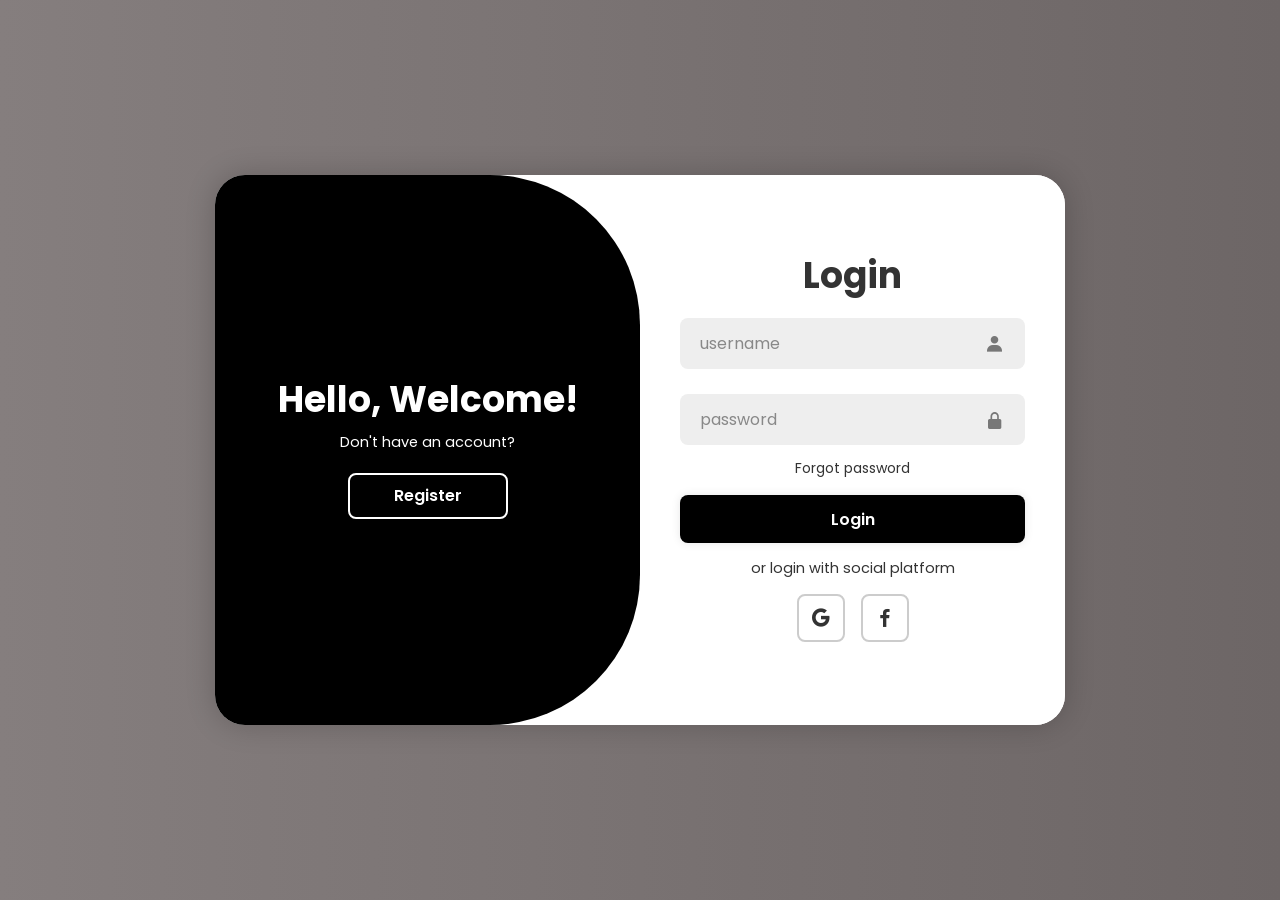
<file: testing/index.html>
<!DOCTYPE html>
<html lang="en">

<head>
  <meta charset="UTF-8">
  <meta name="viewport" content="width=device-width, initial-scale=1.0">
  <title>Login and Registration</title>
  <link rel="stylesheet" href="style.css">
  <link rel="stylesheet" href="https://unpkg.com/boxicons@2.1.4/css/boxicons.min.css">
</head>

<body>
  <div class="container">
    <!-- Login Form -->
    <div class="form-box login">
      <form action="#">
        <h1>Login</h1>
        <div class="input-box">
          <input type="text" placeholder="username" required>
          <i class="bx bxs-user"></i>
        </div>

        <div class="input-box">
          <input type="password" placeholder="password" required>
          <i class="bx bxs-lock-alt"></i>
        </div>
        <div class="forgot-link">
          <a href="#">Forgot password</a>
        </div>
        <button type="submit" class="btn">Login</button>
        <p>or login with social platform</p>
        <div class="social-icons">
          <a href="#" aria-label="Login with Google"><i class="bx bxl-google"></i></a>
          <a href="#" aria-label="Login with Facebook"><i class="bx bxl-facebook"></i></a>

        </div>

      </form>
    </div>
    <!-- End Login Form -->

    <!-- Registration Form -->
    <div class="form-box register">
      <form action="#">
        <h1>Registration</h1>
        <div class="input-box">
          <input type="text" placeholder="Username" required>
          <i class="bx bxs-user"></i>
        </div>
        <div class="input-box">
          <input type="email" placeholder="Email" required>
          <i class="bx bxs-envelope"></i>
        </div>
        <div class="input-box">
          <input type="password" placeholder="Password" required>
          <i class="bx bxs-lock-alt"></i>
        </div>
        <button type="submit" class="btn">Register</button>
        <p>or register with social platforms</p>
        <div class="social-icons">
          <a href="#" aria-label="Register with Google"><i class="bx bxl-google"></i></a>
          <a href="#" aria-label="Register with Facebook"><i class="bx bxl-facebook"></i></a>
          <a href="#" aria-label="Register with GitHub"><i class="bx bxl-github"></i></a>
          <a href="#" aria-label="Register with LinkedIn"><i class="bx bxl-linkedin"></i></a>
        </div>
      </form>
    </div>
    <!-- End Registration Form -->

    <!-- Toggle Box -->
    <div class="toggle-box">
      <div class="toggle-panel toggle-left">
        <h1>Hello, Welcome!</h1>
        <p>Don't have an account?</p>
        <button class="btn register-btn">Register</button>
      </div>
      <div class="toggle-panel toggle-right">
        <h1>Welcome Back!</h1>
        <p>Already have an account?</p>
        <button class="btn login-btn">Login</button>
      </div>
    </div>
    <!-- End Toggle Box -->
  </div>
  <script src="index.js"></script>
  <!-- No backend logic is implemented, forms submit to the same page. -->
</body>

</html>
</file>
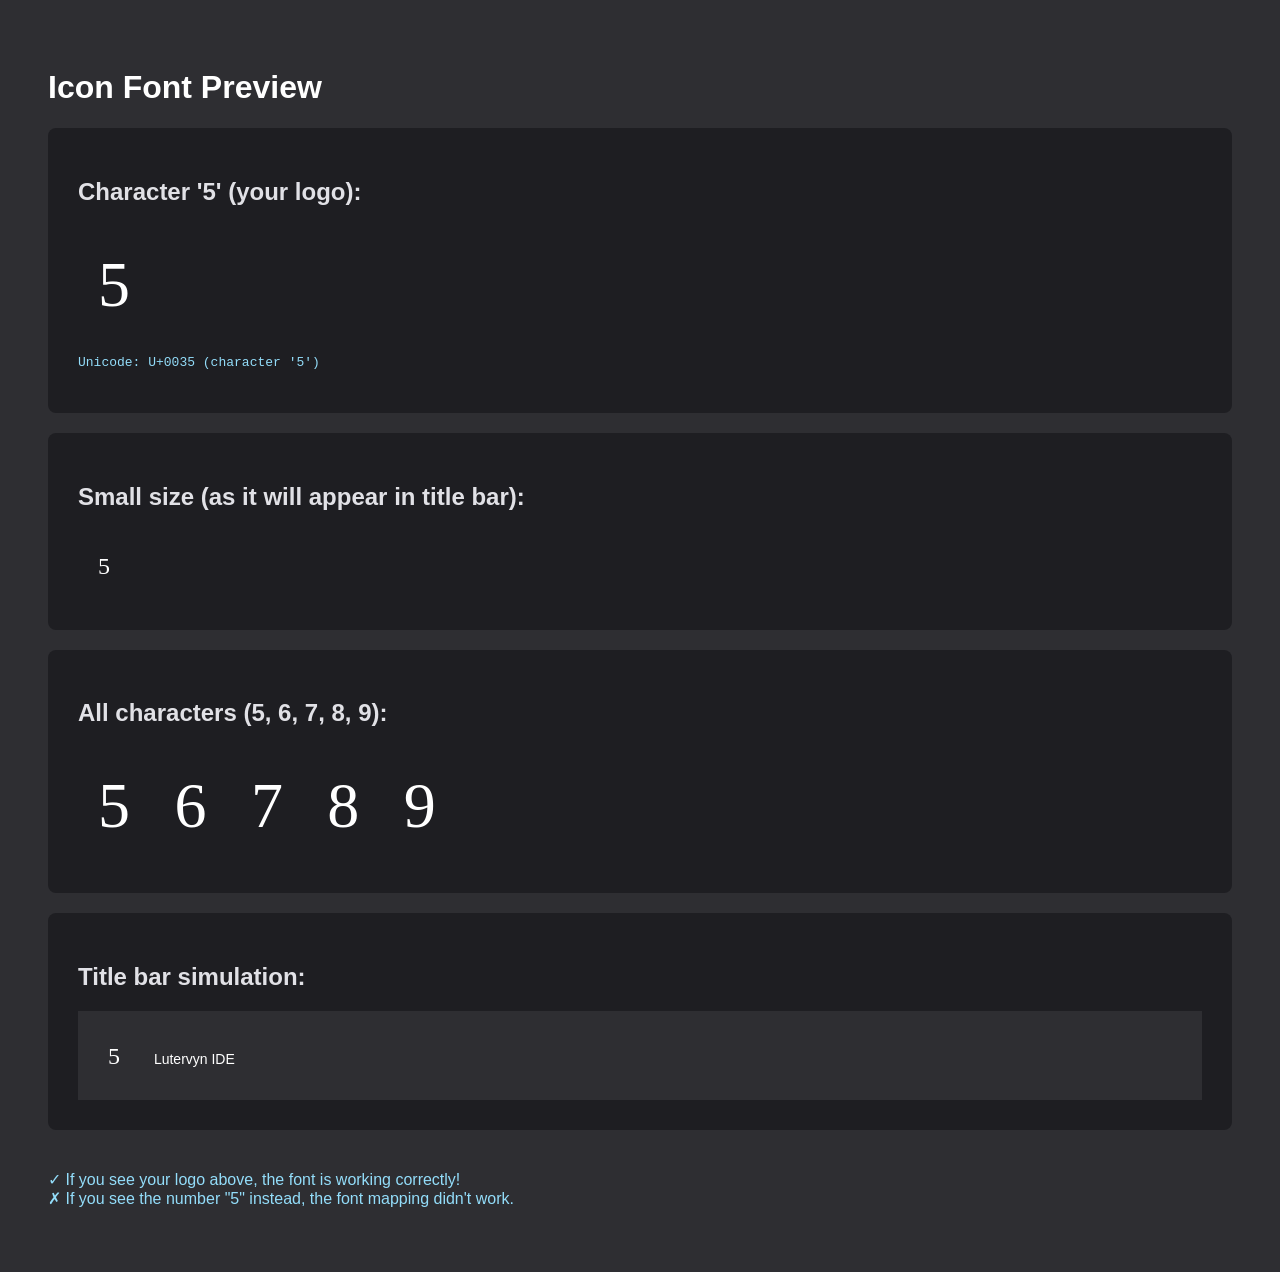
<file: test_icon_font.html>
<!DOCTYPE html>
<html>

<head>
    <meta charset="UTF-8">
    <title>Icon Font Test</title>
    <style>
        @font-face {
            font-family: 'icons';
            src: url('icomoon/fonts/icomoon.ttf') format('truetype');
        }

        body {
            font-family: Arial, sans-serif;
            padding: 40px;
            background: #2e2e32;
            color: white;
        }

        .test-icon {
            font-family: 'icons';
            font-size: 64px;
            display: inline-block;
            margin: 20px;
        }

        .test-small {
            font-size: 24px;
        }

        .preview {
            background: #1e1e22;
            padding: 30px;
            border-radius: 8px;
            margin: 20px 0;
        }

        h2 {
            color: #e1e1e6;
        }

        .char-code {
            color: #93ddfa;
            font-family: monospace;
        }
    </style>
</head>

<body>
    <h1>Icon Font Preview</h1>

    <div class="preview">
        <h2>Character '5' (your logo):</h2>
        <span class="test-icon">5</span>
        <p class="char-code">Unicode: U+0035 (character '5')</p>
    </div>

    <div class="preview">
        <h2>Small size (as it will appear in title bar):</h2>
        <span class="test-icon test-small">5</span>
    </div>

    <div class="preview">
        <h2>All characters (5, 6, 7, 8, 9):</h2>
        <span class="test-icon">5</span>
        <span class="test-icon">6</span>
        <span class="test-icon">7</span>
        <span class="test-icon">8</span>
        <span class="test-icon">9</span>
    </div>

    <div class="preview">
        <h2>Title bar simulation:</h2>
        <div style="background: #2e2e32; padding: 10px; font-size: 14px;">
            <span class="test-icon test-small">5</span>
            <span style="margin-left: 10px;">Lutervyn IDE</span>
        </div>
    </div>

    <p style="margin-top: 40px; color: #93ddfa;">
        ✓ If you see your logo above, the font is working correctly!<br>
        ✗ If you see the number "5" instead, the font mapping didn't work.
    </p>
</body>

</html>
</file>
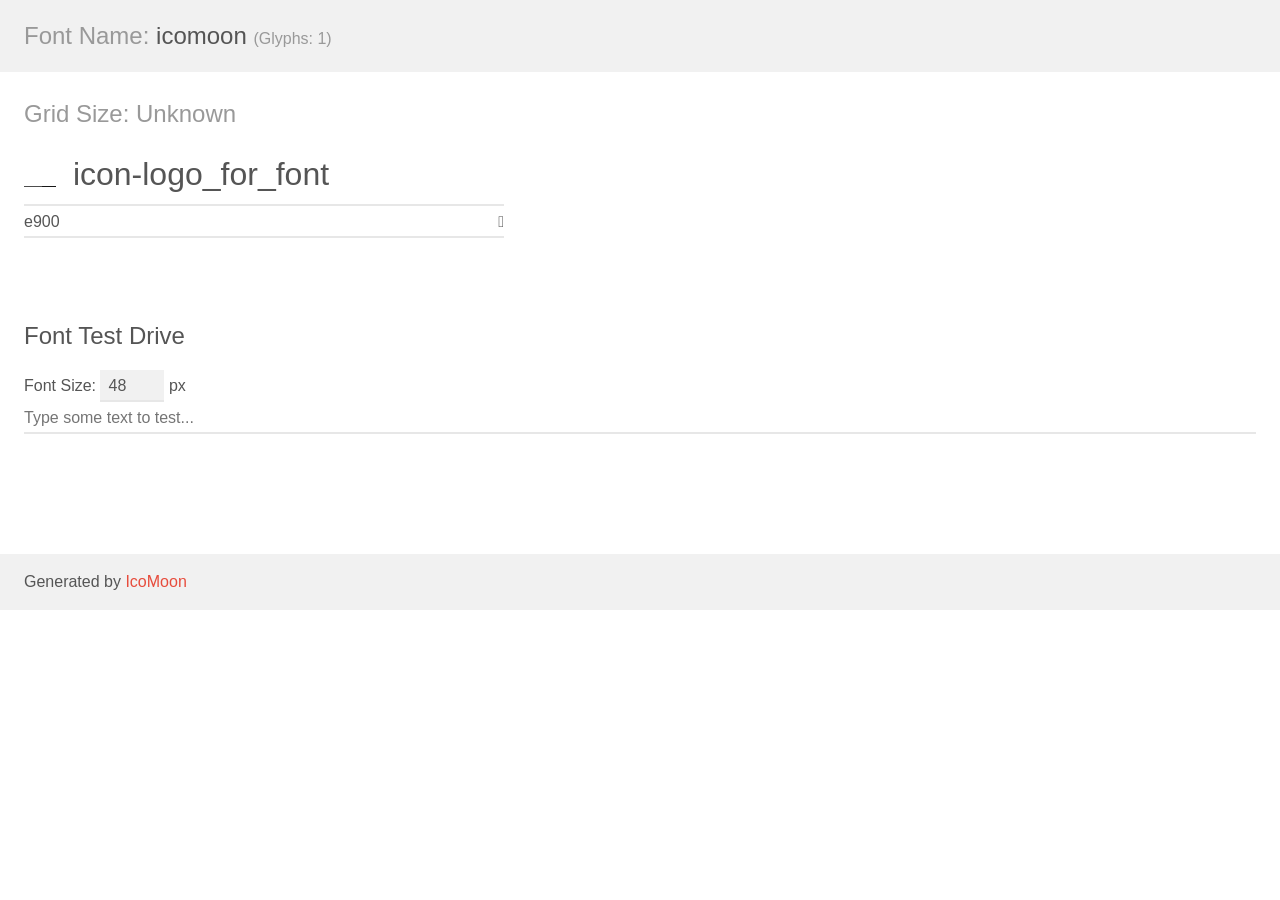
<file: icomoon/demo.html>
<!doctype html>
<html>
<head>
    <meta charset="utf-8">
    <title>IcoMoon Demo</title>
    <meta name="description" content="An Icon Font Generated By IcoMoon.io">
    <meta name="viewport" content="width=device-width, initial-scale=1">
    <link rel="stylesheet" href="demo-files/demo.css">
    <link rel="stylesheet" href="style.css"></head>
<body>
    <div class="bgc1 clearfix">
        <h1 class="mhmm mvm"><span class="fgc1">Font Name:</span> icomoon <small class="fgc1">(Glyphs:&nbsp;1)</small></h1>
    </div>
    <div class="clearfix mhl ptl">
        <h1 class="mvm mtn fgc1">Grid Size: Unknown</h1>
        <div class="glyph fs1">
            <div class="clearfix bshadow0 pbs">
                <span class="icon-logo_for_font"><span class="path1"></span><span class="path2"></span><span class="path3"></span><span class="path4"></span><span class="path5"></span><span class="path6"></span><span class="path7"></span><span class="path8"></span><span class="path9"></span><span class="path10"></span><span class="path11"></span><span class="path12"></span><span class="path13"></span><span class="path14"></span><span class="path15"></span><span class="path16"></span><span class="path17"></span><span class="path18"></span><span class="path19"></span><span class="path20"></span><span class="path21"></span><span class="path22"></span><span class="path23"></span><span class="path24"></span><span class="path25"></span><span class="path26"></span><span class="path27"></span><span class="path28"></span><span class="path29"></span><span class="path30"></span><span class="path31"></span><span class="path32"></span><span class="path33"></span><span class="path34"></span><span class="path35"></span><span class="path36"></span><span class="path37"></span><span class="path38"></span><span class="path39"></span><span class="path40"></span><span class="path41"></span><span class="path42"></span><span class="path43"></span><span class="path44"></span><span class="path45"></span><span class="path46"></span><span class="path47"></span><span class="path48"></span><span class="path49"></span><span class="path50"></span><span class="path51"></span><span class="path52"></span><span class="path53"></span><span class="path54"></span><span class="path55"></span><span class="path56"></span><span class="path57"></span><span class="path58"></span><span class="path59"></span><span class="path60"></span><span class="path61"></span><span class="path62"></span><span class="path63"></span><span class="path64"></span><span class="path65"></span><span class="path66"></span><span class="path67"></span><span class="path68"></span><span class="path69"></span><span class="path70"></span><span class="path71"></span><span class="path72"></span><span class="path73"></span><span class="path74"></span><span class="path75"></span><span class="path76"></span><span class="path77"></span><span class="path78"></span><span class="path79"></span><span class="path80"></span><span class="path81"></span><span class="path82"></span><span class="path83"></span><span class="path84"></span><span class="path85"></span><span class="path86"></span><span class="path87"></span><span class="path88"></span><span class="path89"></span><span class="path90"></span><span class="path91"></span><span class="path92"></span></span>
                <span class="mls"> icon-logo_for_font</span>
            </div>
            <fieldset class="fs0 size1of1 clearfix hidden-false">
                <input type="text" readonly value="e900" class="unit size1of2" />
                <input type="text" maxlength="1" readonly value="&#xe900;" class="unitRight size1of2 talign-right" />
            </fieldset>
            <div class="fs0 bshadow0 clearfix hidden-true">
                <span class="unit pvs fgc1">liga: </span>
                <input type="text" readonly value="" class="liga unitRight" />
            </div>
        </div>
    </div>

    <!--[if gt IE 8]><!-->
    <div class="mhl clearfix mbl">
        <h1>Font Test Drive</h1>
        <label>
            Font Size: <input id="fontSize" type="number" class="textbox0 mbm"
            min="8" value="48" />
            px
        </label>
        <input id="testText" type="text" class="phl size1of1 mvl"
        placeholder="Type some text to test..." value=""/>
        <div id="testDrive" class="icon-" style="font-family: icomoon">&nbsp;
        </div>
    </div>
    <!--<![endif]-->
    <div class="bgc1 clearfix">
        <p class="mhl">Generated by <a href="https://icomoon.io/app">IcoMoon</a></p>
    </div>

    <script src="demo-files/demo.js"></script>
</body>
</html>
</file>
<file: testing/style.css>
@import url('https://fonts.googleapis.com/css2?family=Poppins:ital,wght@0,100;0,200;0,300;0,400;0,500;0,600;0,700;0,800;0,900;1,100;1,200;1,300;1,400;1,500;1,600;1,700;1,800;1,900&display=swap');

/* General Styles */
* {
    margin: 0;
    padding: 0;
    box-sizing: border-box;
    font-family: "poppins", sans-serif;
    text-decoration: none;
    list-style: none;
}

body {
    display: flex;
    justify-content: center;
    align-items: center;
    min-height: 100vh;
    background: linear-gradient(90deg, #857e7e, #6d6666);
}

/* Container Styles */
.container {
    position: relative;
    width: 850px;
    height: 550px;
    background: #fff;
    margin: 20px;
    border-radius: 30px;
    box-shadow: 0 0 30px rgba(0, 0, 0, .2);
    overflow: hidden;
}

.container h1 {
    font-size: 36px;
    margin: -10px 0;
}

.container p {
    font-size: 14.5px;
    margin: 15px 0;
}

form {
    width: 100%;
}

/* Form Box Styles */
.form-box {
    position: absolute;
    right: 0;
    width: 50%;
    height: 100%;
    background: #fff;
    display: flex;
    align-items: center;
    color: #333;
    text-align: center;
    padding: 40px;
    z-index: 1;
    transition: .6s ease-in-out 1.2s, visibility 0s 1s;
}

.container.active .form-box {
    right: 50%;
}

.form-box.register {
    visibility: hidden;
}

.container.active .form-box.register {
    visibility: visible;
}

/* Input Box Styles */
.input-box {
    position: relative;
    margin: 25px 0; /* Increased margin */
}

.input-box input {
    width: 100%;
    padding: 13px 50px 13px 20px;
    background: #eee;
    border-radius: 8px;
    border: none;
    outline: none;
    font-size: 16px;
    color: #333;
    font-weight: 500;
}

.input-box input::placeholder {
    color: #888;
    font-weight: 400;
}

.input-box i {
    position: absolute;
    right: 20px;
    top: 50%;
    transform: translateY(-50%);
    font-size: 20px;
    color: #777; /* Added color */
}

/* Password Visibility Toggle Button */
.input-box .toggle-password {
    position: absolute;
    right: 20px;
    top: 50%;
    transform: translateY(-50%);
    background: none;
    border: none;
    cursor: pointer;
    outline: none;
    font-size: 16px;
    color: #777;
}

/* Forgot Link Styles */
.forgot-link {
    margin: -15px 0 15px;
}

.forgot-link a {
    color: #333;
    font-size: 14px;
}

/* Button Styles */
.btn {
    width: 100%;
    height: 48px;
    background: #000000;
    border-radius: 8px;
    box-shadow: 0 0 10px rgba(0, 0, 0, .1);
    border: none;
    cursor: pointer;
    font-size: 16px;
    color: #fff;
    font-weight: 600;
    transition: background-color 0.3s ease; /* Added transition */
}

.btn:hover {
    background-color: #333; /* Added hover effect */
}

/* Social Icons Styles */
.social-icons {
    display: flex;
    justify-content: center;
    margin-top: 15px; /* Added margin */
}

.social-icons a {
    display: inline-flex;
    padding: 10px;
    border: 2px solid #ccc;
    border-radius: 8px;
    font-size: 24px;
    color: #333;
    margin: 0 8px;
    transition: border-color 0.3s ease, color 0.3s ease; /* Added transition */
}

.social-icons a:hover {
    border-color: #777;
    color: #000;
}

/* Toggle Box Styles */
.toggle-box {
    position: absolute;
    width: 100%;
    height: 100%;
}

.toggle-box::before {
    content: "";
    position: absolute;
    left: -250%;
    width: 300%;
    height: 100%;
    background: #000000;
    border-radius: 150px;
    z-index: 2;
    transition: 1.8s ease-in-out;
}

.container.active .toggle-box::before {
    left: 50%;
}

/* Toggle Panel Styles */
.toggle-panel {
    position: absolute;
    width: 50%;
    height: 100%;
    color: #fff;
    display: flex;
    flex-direction: column;
    justify-content: center;
    align-items: center;
    z-index: 2;
    transition: .6s ease-in-out;
}

.toggle-panel.toggle-left {
    left: 0;
    transition-delay: 1.2s;
}

.container.active .toggle-panel.toggle-left {
    left: -50%;
    transition-delay: .6s;
}

.toggle-panel.toggle-right {
    right: -50%;
    transition-delay: .6s;
}

.container.active .toggle-panel.toggle-right {
    right: 0;
    transition-delay: 1.2s;
}

.toggle-panel p {
    margin-bottom: 20px;
}

.toggle-panel .btn {
    width: 160px;
    height: 46px;
    background: transparent;
    border: 2px solid #fff;
    box-shadow: none;
    transition: background-color 0.3s ease, color 0.3s ease;
}

.toggle-panel .btn:hover {
    background-color: rgba(255, 255, 255, 0.2); /* Added subtle hover effect */
    color: #fff;
}

/* Remember Me Styles */
.remember-me {
    display: flex;
    align-items: center;
    margin-bottom: 15px;
    font-size: 14px;
        justify-content: center;

}

.remember-me label {
    margin-left: 5px;
    color: #555;
}
.remember-me input[type="checkbox"] {
  margin-right: 5px; /* Adjust spacing as needed */
}


/* Error Message Styles */
.error-message {
    color: red;
    margin-top: 10px;
}

/* Media Queries */
@media screen and (max-width: 900px) {
    .container {
        width: 98vw;
        height: auto;
        min-height: 80vh;
        margin: 10px;
        border-radius: 20px;
    }

    .form-box,
    .toggle-panel.toggle-left,
    .toggle-panel.toggle-right {
        padding: 20px;
    }
}

@media screen and (max-width: 650px) {
    .container {
        flex-direction: column;
        width: 100vw;
        min-width: 0;
        height: auto;
        min-height: 100vh;
        border-radius: 0;
        margin: 0;
        box-shadow: none;
    }

    .form-box,
    .toggle-panel.toggle-left,
    .toggle-panel.toggle-right {
        position: static !important;
        width: 100% !important;
        height: auto !important;
        min-height: 300px;
        border-radius: 0;
        z-index: auto;
        box-shadow: none;
        padding: 16px;
        display: block;
    }

    .toggle-box {
        position: static;
        width: 100%;
        height: auto;
        min-height: 200px;
    }

    .toggle-box::before {
        display: none;
    }

    .toggle-panel.toggle-left,
    .toggle-panel.toggle-right {
        display: flex;
        flex-direction: column;
        align-items: center;
        justify-content: center;
        text-align: center;
        padding: 16px;
        background: #000000;
        color: #fff;
    }

    .toggle-panel.toggle-left h1,
    .toggle-panel.toggle-right h1 {
        font-size: 2rem;
    }

    .form-box form {
        width: 100%;
    }

    .btn {
        width: 100%;
        min-width: 0;
        font-size: 1rem;
    }

    .input-box input {
        font-size: 1rem;
        padding: 12px 40px 12px 12px;
    }

    .social-icons a {
        font-size: 20px;
        padding: 8px;
    }
}

@media screen and (max-width: 400px) {
    .container {
        min-height: 100vh;
        border-radius: 0;
    }

    .form-box,
    .toggle-panel.toggle-left,
    .toggle-panel.toggle-right {
        padding: 8px;
    }

    .toggle-panel.toggle-left h1,
    .toggle-panel.toggle-right h1 {
        font-size: 1.3rem;
    }

    .btn {
        font-size: 0.9rem;
        padding: 10px;
    }
}
```

[WRITE_FILE: index.html]
content: <!DOCTYPE html>
<html lang="en">

<head>
  <meta charset="UTF-8">
  <meta name="viewport" content="width=device-width, initial-scale=1.0">
  <title>Login and Registration</title>
  <link rel="stylesheet" href="style.css">
  <link rel="stylesheet" href="https://unpkg.com/boxicons@2.1.4/css/boxicons.min.css">
</head>

<body>
  <div class="container">
    <!-- Login Form -->
    <div class="form-box login">
      <form id="loginForm" action="#" onsubmit="return validateLoginForm()">
        <h1>Login</h1>
        <div class="input-box">
          <input type="text" id="loginUsername" placeholder="Username" required aria-label="Username">
          <i class="bx bxs-user"></i>
        </div>

        <div class="input-box">
          <input type="password" id="loginPassword" placeholder="Password" required aria-label="Password">
          <i class="bx bxs-lock-alt"></i>
          <button type="button" class="toggle-password" onclick="toggleLoginPasswordVisibility()" aria-label="Toggle password visibility">
            <i class="bx bx-show"></i>
          </button>
        </div>
        <div class="remember-me">
          <label for="loginRememberMe">
            <input type="checkbox" id="loginRememberMe">Remember me
          </label>
        </div>
        <div class="forgot-link">
          <a href="#">Forgot password</a>
        </div>
        <button type="submit" class="btn">Login</button>
        <p>or login with social platform</p>
        <div class="social-icons">
          <a href="#" aria-label="Login with Google"><i class="bx bxl-google"></i></a>
          <a href="#" aria-label="Login with Facebook"><i class="bx bxl-facebook"></i></a>

        </div>
        <div id="loginError" class="error-message"></div>

      </form>
    </div>
    <!-- End Login Form -->

    <!-- Registration Form -->
    <div class="form-box register">
      <form id="registerForm" action="#" onsubmit="return validateRegisterForm()">
        <h1>Registration</h1>
        <div class="input-box">
          <input type="text" id="registerUsername" placeholder="Username" required aria-label="Username">
          <i class="bx bxs-user"></i>
        </div>
        <div class="input-box">
          <input type="email" id="registerEmail" placeholder="Email" required aria-label="Email">
          <i class="bx bxs-envelope"></i>
        </div>
        <div class="input-box">
          <input type="password" id="registerPassword" placeholder="Password" required aria-label="Password">
          <i class="bx bxs-lock-alt"></i>
          <button type="button" class="toggle-password" onclick="toggleRegisterPasswordVisibility()" aria-label="Toggle password visibility">
            <i class="bx bx-show"></i>
          </button>
        </div>
        <div id="registerError" class="error-message"></div>

        <button type="submit" class="btn">Register</button>
        <p>or register with social platforms</p>
        <div class="social-icons">
          <a href="#" aria-label="Register with Google"><i class="bx bxl-google"></i></a>
          <a href="#" aria-label="Register with Facebook"><i class="bx bxl-facebook"></i></a>
          <a href="#" aria-label="Register with GitHub"><i class="bx bxl-github"></i></a>
          <a href="#" aria-label="Register with LinkedIn"><i class="bx bxl-linkedin"></i></a>
        </div>
      </form>
    </div>
    <!-- End Registration Form -->

    <!-- Toggle Box -->
    <div class="toggle-box">
      <div class="toggle-panel toggle-left">
        <h1>Hello, Welcome!</h1>
        <p>Don't have an account?</p>
        <button class="btn register-btn" id="registerButton">Register</button>
      </div>
      <div class="toggle-panel toggle-right">
        <h1>Welcome Back!</h1>
        <p>Already have an account?</p>
        <button class="btn login-btn" id="loginButton">Login</button>
      </div>
    </div>
    <!-- End Toggle Box -->
  </div>
  <script src="index.js"></script>
  <!-- No backend logic is implemented, forms submit to the same page. -->
</body>

</html>
</file>
<file: icomoon/demo-files/demo.css>
body {
  padding: 0;
  margin: 0;
  font-family: sans-serif;
  font-size: 1em;
  line-height: 1.5;
  color: #555;
  background: #fff;
}
h1 {
  font-size: 1.5em;
  font-weight: normal;
}
small {
  font-size: .66666667em;
}
a {
  color: #e74c3c;
  text-decoration: none;
}
a:hover, a:focus {
  box-shadow: 0 1px #e74c3c;
}
.bshadow0, input {
  box-shadow: inset 0 -2px #e7e7e7;
}
input:hover {
  box-shadow: inset 0 -2px #ccc;
}
input, fieldset {
  font-family: sans-serif;
  font-size: 1em;
  margin: 0;
  padding: 0;
  border: 0;
}
input {
  color: inherit;
  line-height: 1.5;
  height: 1.5em;
  padding: .25em 0;
}
input:focus {
  outline: none;
  box-shadow: inset 0 -2px #449fdb;
}
.glyph {
  font-size: 16px;
  width: 15em;
  padding-bottom: 1em;
  margin-right: 4em;
  margin-bottom: 1em;
  float: left;
  overflow: hidden;
}
.liga {
  width: 80%;
  width: calc(100% - 2.5em);
}
.talign-right {
  text-align: right;
}
.talign-center {
  text-align: center;
}
.bgc1 {
  background: #f1f1f1;
}
.fgc1 {
  color: #999;
}
.fgc0 {
  color: #000;
}
p {
  margin-top: 1em;
  margin-bottom: 1em;
}
.mvm {
  margin-top: .75em;
  margin-bottom: .75em;
}
.mtn {
  margin-top: 0;
}
.mtl, .mal {
  margin-top: 1.5em;
}
.mbl, .mal {
  margin-bottom: 1.5em;
}
.mal, .mhl {
  margin-left: 1.5em;
  margin-right: 1.5em;
}
.mhmm {
  margin-left: 1em;
  margin-right: 1em;
}
.mls {
  margin-left: .25em;
}
.ptl {
  padding-top: 1.5em;
}
.pbs, .pvs {
  padding-bottom: .25em;
}
.pvs, .pts {
  padding-top: .25em;
}
.unit {
  float: left;
}
.unitRight {
  float: right;
}
.size1of2 {
  width: 50%;
}
.size1of1 {
  width: 100%;
}
.clearfix:before, .clearfix:after {
  content: " ";
  display: table;
}
.clearfix:after {
  clear: both;
}
.hidden-true {
  display: none;
}
.textbox0 {
  width: 3em;
  background: #f1f1f1;
  padding: .25em .5em;
  line-height: 1.5;
  height: 1.5em;
}
#testDrive {
  display: block;
  padding-top: 24px;
  line-height: 1.5;
}
.fs0 {
  font-size: 16px;
}
.fs1 {
  font-size: 32px;
}
</file>
<file: icomoon/style.css>
@font-face {
  font-family: 'icomoon';
  src:  url('fonts/icomoon.eot?beowe9');
  src:  url('fonts/icomoon.eot?beowe9#iefix') format('embedded-opentype'),
    url('fonts/icomoon.ttf?beowe9') format('truetype'),
    url('fonts/icomoon.woff?beowe9') format('woff'),
    url('fonts/icomoon.svg?beowe9#icomoon') format('svg');
  font-weight: normal;
  font-style: normal;
  font-display: block;
}

[class^="icon-"], [class*=" icon-"] {
  /* use !important to prevent issues with browser extensions that change fonts */
  font-family: 'icomoon' !important;
  speak: never;
  font-style: normal;
  font-weight: normal;
  font-variant: normal;
  text-transform: none;
  line-height: 1;

  /* Better Font Rendering =========== */
  -webkit-font-smoothing: antialiased;
  -moz-osx-font-smoothing: grayscale;
}

.icon-logo_for_font .path1:before {
  content: "\e900";
  color: rgb(0, 0, 0);
}
.icon-logo_for_font .path2:before {
  content: "\e901";
  margin-left: -1em;
  color: rgb(0, 0, 0);
}
.icon-logo_for_font .path3:before {
  content: "\e902";
  margin-left: -1em;
  color: rgb(0, 0, 0);
}
.icon-logo_for_font .path4:before {
  content: "\e903";
  margin-left: -1em;
  color: rgb(0, 0, 0);
}
.icon-logo_for_font .path5:before {
  content: "\e904";
  margin-left: -1em;
  color: rgb(0, 0, 0);
}
.icon-logo_for_font .path6:before {
  content: "\e905";
  margin-left: -1em;
  color: rgb(0, 0, 0);
}
.icon-logo_for_font .path7:before {
  content: "\e906";
  margin-left: -1em;
  color: rgb(0, 0, 0);
}
.icon-logo_for_font .path8:before {
  content: "\e907";
  margin-left: -1em;
  color: rgb(0, 0, 0);
}
.icon-logo_for_font .path9:before {
  content: "\e908";
  margin-left: -1em;
  color: rgb(0, 0, 0);
}
.icon-logo_for_font .path10:before {
  content: "\e909";
  margin-left: -1em;
  color: rgb(0, 0, 0);
}
.icon-logo_for_font .path11:before {
  content: "\e90a";
  margin-left: -1em;
  color: rgb(0, 0, 0);
}
.icon-logo_for_font .path12:before {
  content: "\e90b";
  margin-left: -1em;
  color: rgb(0, 0, 0);
}
.icon-logo_for_font .path13:before {
  content: "\e90c";
  margin-left: -1em;
  color: rgb(0, 0, 0);
}
.icon-logo_for_font .path14:before {
  content: "\e90d";
  margin-left: -1em;
  color: rgb(0, 0, 0);
}
.icon-logo_for_font .path15:before {
  content: "\e90e";
  margin-left: -1em;
  color: rgb(0, 0, 0);
}
.icon-logo_for_font .path16:before {
  content: "\e90f";
  margin-left: -1em;
  color: rgb(0, 0, 0);
}
.icon-logo_for_font .path17:before {
  content: "\e910";
  margin-left: -1em;
  color: rgb(0, 0, 0);
}
.icon-logo_for_font .path18:before {
  content: "\e911";
  margin-left: -1em;
  color: rgb(0, 0, 0);
}
.icon-logo_for_font .path19:before {
  content: "\e912";
  margin-left: -1em;
  color: rgb(0, 0, 0);
}
.icon-logo_for_font .path20:before {
  content: "\e913";
  margin-left: -1em;
  color: rgb(0, 0, 0);
}
.icon-logo_for_font .path21:before {
  content: "\e914";
  margin-left: -1em;
  color: rgb(0, 0, 0);
}
.icon-logo_for_font .path22:before {
  content: "\e915";
  margin-left: -1em;
  color: rgb(0, 0, 0);
}
.icon-logo_for_font .path23:before {
  content: "\e916";
  margin-left: -1em;
  color: rgb(0, 0, 0);
}
.icon-logo_for_font .path24:before {
  content: "\e917";
  margin-left: -1em;
  color: rgb(0, 0, 0);
}
.icon-logo_for_font .path25:before {
  content: "\e918";
  margin-left: -1em;
  color: rgb(0, 0, 0);
}
.icon-logo_for_font .path26:before {
  content: "\e919";
  margin-left: -1em;
  color: rgb(0, 0, 0);
}
.icon-logo_for_font .path27:before {
  content: "\e91a";
  margin-left: -1em;
  color: rgb(0, 0, 0);
}
.icon-logo_for_font .path28:before {
  content: "\e91b";
  margin-left: -1em;
  color: rgb(1, 1, 1);
}
.icon-logo_for_font .path29:before {
  content: "\e91c";
  margin-left: -1em;
  color: rgb(0, 0, 0);
}
.icon-logo_for_font .path30:before {
  content: "\e91d";
  margin-left: -1em;
  color: rgb(0, 0, 0);
}
.icon-logo_for_font .path31:before {
  content: "\e91e";
  margin-left: -1em;
  color: rgb(1, 0, 0);
}
.icon-logo_for_font .path32:before {
  content: "\e91f";
  margin-left: -1em;
  color: rgb(0, 0, 0);
}
.icon-logo_for_font .path33:before {
  content: "\e920";
  margin-left: -1em;
  color: rgb(0, 0, 0);
}
.icon-logo_for_font .path34:before {
  content: "\e921";
  margin-left: -1em;
  color: rgb(0, 1, 1);
}
.icon-logo_for_font .path35:before {
  content: "\e922";
  margin-left: -1em;
  color: rgb(1, 1, 1);
}
.icon-logo_for_font .path36:before {
  content: "\e923";
  margin-left: -1em;
  color: rgb(0, 0, 0);
}
.icon-logo_for_font .path37:before {
  content: "\e924";
  margin-left: -1em;
  color: rgb(0, 0, 0);
}
.icon-logo_for_font .path38:before {
  content: "\e925";
  margin-left: -1em;
  color: rgb(1, 1, 1);
}
.icon-logo_for_font .path39:before {
  content: "\e926";
  margin-left: -1em;
  color: rgb(0, 1, 0);
}
.icon-logo_for_font .path40:before {
  content: "\e927";
  margin-left: -1em;
  color: rgb(0, 0, 0);
}
.icon-logo_for_font .path41:before {
  content: "\e928";
  margin-left: -1em;
  color: rgb(0, 0, 0);
}
.icon-logo_for_font .path42:before {
  content: "\e929";
  margin-left: -1em;
  color: rgb(0, 1, 0);
}
.icon-logo_for_font .path43:before {
  content: "\e92a";
  margin-left: -1em;
  color: rgb(0, 0, 0);
}
.icon-logo_for_font .path44:before {
  content: "\e92b";
  margin-left: -1em;
  color: rgb(0, 0, 0);
}
.icon-logo_for_font .path45:before {
  content: "\e92c";
  margin-left: -1em;
  color: rgb(0, 0, 0);
}
.icon-logo_for_font .path46:before {
  content: "\e92d";
  margin-left: -1em;
  color: rgb(0, 0, 0);
}
.icon-logo_for_font .path47:before {
  content: "\e92e";
  margin-left: -1em;
  color: rgb(0, 0, 0);
}
.icon-logo_for_font .path48:before {
  content: "\e92f";
  margin-left: -1em;
  color: rgb(0, 1, 1);
}
.icon-logo_for_font .path49:before {
  content: "\e930";
  margin-left: -1em;
  color: rgb(0, 0, 0);
}
.icon-logo_for_font .path50:before {
  content: "\e931";
  margin-left: -1em;
  color: rgb(0, 0, 0);
}
.icon-logo_for_font .path51:before {
  content: "\e932";
  margin-left: -1em;
  color: rgb(0, 0, 0);
}
.icon-logo_for_font .path52:before {
  content: "\e933";
  margin-left: -1em;
  color: rgb(0, 0, 0);
}
.icon-logo_for_font .path53:before {
  content: "\e934";
  margin-left: -1em;
  color: rgb(1, 1, 1);
}
.icon-logo_for_font .path54:before {
  content: "\e935";
  margin-left: -1em;
  color: rgb(1, 1, 1);
}
.icon-logo_for_font .path55:before {
  content: "\e936";
  margin-left: -1em;
  color: rgb(0, 0, 0);
}
.icon-logo_for_font .path56:before {
  content: "\e937";
  margin-left: -1em;
  color: rgb(0, 0, 0);
}
.icon-logo_for_font .path57:before {
  content: "\e938";
  margin-left: -1em;
  color: rgb(0, 0, 0);
}
.icon-logo_for_font .path58:before {
  content: "\e939";
  margin-left: -1em;
  color: rgb(1, 0, 1);
}
.icon-logo_for_font .path59:before {
  content: "\e93a";
  margin-left: -1em;
  color: rgb(1, 0, 1);
}
.icon-logo_for_font .path60:before {
  content: "\e93b";
  margin-left: -1em;
  color: rgb(0, 0, 0);
}
.icon-logo_for_font .path61:before {
  content: "\e93c";
  margin-left: -1em;
  color: rgb(1, 1, 0);
}
.icon-logo_for_font .path62:before {
  content: "\e93d";
  margin-left: -1em;
  color: rgb(0, 0, 0);
}
.icon-logo_for_font .path63:before {
  content: "\e93e";
  margin-left: -1em;
  color: rgb(0, 0, 1);
}
.icon-logo_for_font .path64:before {
  content: "\e93f";
  margin-left: -1em;
  color: rgb(1, 1, 1);
}
.icon-logo_for_font .path65:before {
  content: "\e940";
  margin-left: -1em;
  color: rgb(0, 0, 0);
}
.icon-logo_for_font .path66:before {
  content: "\e941";
  margin-left: -1em;
  color: rgb(0, 0, 0);
}
.icon-logo_for_font .path67:before {
  content: "\e942";
  margin-left: -1em;
  color: rgb(1, 1, 0);
}
.icon-logo_for_font .path68:before {
  content: "\e943";
  margin-left: -1em;
  color: rgb(0, 1, 1);
}
.icon-logo_for_font .path69:before {
  content: "\e944";
  margin-left: -1em;
  color: rgb(0, 0, 1);
}
.icon-logo_for_font .path70:before {
  content: "\e945";
  margin-left: -1em;
  color: rgb(0, 0, 0);
}
.icon-logo_for_font .path71:before {
  content: "\e946";
  margin-left: -1em;
  color: rgb(0, 0, 0);
}
.icon-logo_for_font .path72:before {
  content: "\e947";
  margin-left: -1em;
  color: rgb(0, 0, 0);
}
.icon-logo_for_font .path73:before {
  content: "\e948";
  margin-left: -1em;
  color: rgb(0, 0, 0);
}
.icon-logo_for_font .path74:before {
  content: "\e949";
  margin-left: -1em;
  color: rgb(0, 0, 0);
}
.icon-logo_for_font .path75:before {
  content: "\e94a";
  margin-left: -1em;
  color: rgb(1, 1, 1);
}
.icon-logo_for_font .path76:before {
  content: "\e94b";
  margin-left: -1em;
  color: rgb(0, 0, 0);
}
.icon-logo_for_font .path77:before {
  content: "\e94c";
  margin-left: -1em;
  color: rgb(0, 0, 0);
}
.icon-logo_for_font .path78:before {
  content: "\e94d";
  margin-left: -1em;
  color: rgb(0, 0, 0);
}
.icon-logo_for_font .path79:before {
  content: "\e94e";
  margin-left: -1em;
  color: rgb(0, 0, 0);
}
.icon-logo_for_font .path80:before {
  content: "\e94f";
  margin-left: -1em;
  color: rgb(0, 0, 0);
}
.icon-logo_for_font .path81:before {
  content: "\e950";
  margin-left: -1em;
  color: rgb(0, 0, 0);
}
.icon-logo_for_font .path82:before {
  content: "\e951";
  margin-left: -1em;
  color: rgb(0, 0, 0);
}
.icon-logo_for_font .path83:before {
  content: "\e952";
  margin-left: -1em;
  color: rgb(0, 0, 0);
}
.icon-logo_for_font .path84:before {
  content: "\e953";
  margin-left: -1em;
  color: rgb(0, 0, 0);
}
.icon-logo_for_font .path85:before {
  content: "\e954";
  margin-left: -1em;
  color: rgb(0, 0, 0);
}
.icon-logo_for_font .path86:before {
  content: "\e955";
  margin-left: -1em;
  color: rgb(0, 0, 0);
}
.icon-logo_for_font .path87:before {
  content: "\e956";
  margin-left: -1em;
  color: rgb(0, 0, 0);
}
.icon-logo_for_font .path88:before {
  content: "\e957";
  margin-left: -1em;
  color: rgb(0, 0, 0);
}
.icon-logo_for_font .path89:before {
  content: "\e958";
  margin-left: -1em;
  color: rgb(0, 0, 0);
}
.icon-logo_for_font .path90:before {
  content: "\e959";
  margin-left: -1em;
  color: rgb(0, 0, 0);
}
.icon-logo_for_font .path91:before {
  content: "\e95a";
  margin-left: -1em;
  color: rgb(0, 0, 0);
}
.icon-logo_for_font .path92:before {
  content: "\e95b";
  margin-left: -1em;
  color: rgb(1, 1, 1);
}
</file>
